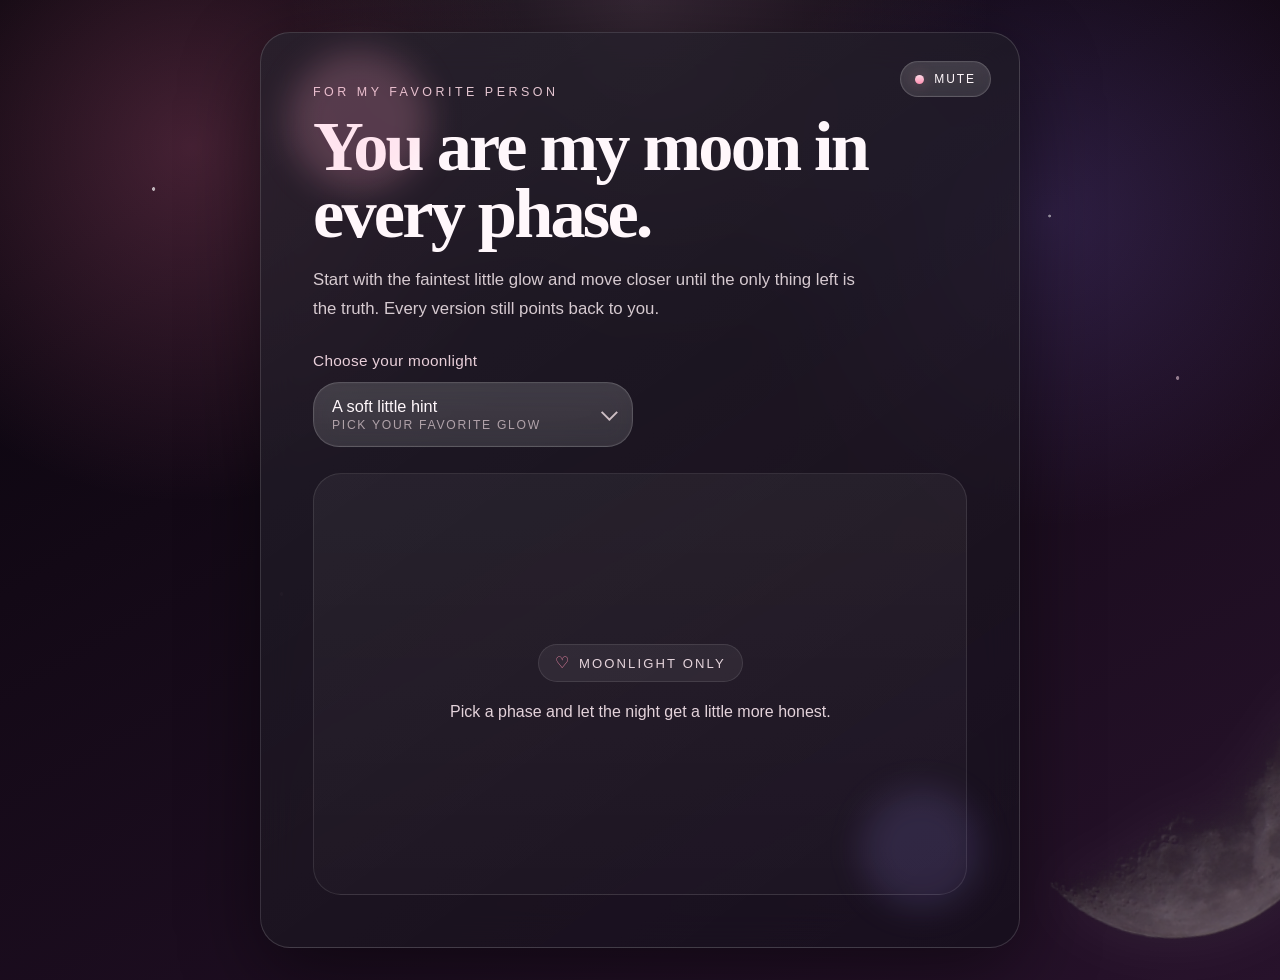
<file: moon/index.html>
<!DOCTYPE html>
<html lang="en">

<head>
    <meta charset="UTF-8">
    <meta name="viewport" content="width=device-width, initial-scale=1.0">
    <title>Pookie</title>
    <meta name="description" content="You are my Moon &#10084; - A special interactive surprise.">
    <link rel="favicon" href="github.png" type="image/png">

    <meta property="og:type" content="website">
    <meta property="og:url" content="	https://secret-profile-193.github.io/my/moon/">
    <meta property="og:title" content="Pookie">
    <meta property="og:description" content="You are my Moon &#10084; - A special interactive surprise.">
    <meta property="og:image" content="https://secret-profile-193.github.io/my/moon/images.jpg">
    <meta property="og:image:secure_url" content="https://secret-profile-193.github.io/my/moon/images.jpg">

    <meta property="twitter:card" content="summary_large_image">
    <meta property="twitter:url" content="	https://secret-profile-193.github.io/my/moon/">
    <meta property="twitter:title" content="Pookie">
    <meta property="twitter:description" content="You are my Moon &#10084; - A special interactive surprise.">
    <meta property="twitter:image" content="https://secret-profile-193.github.io/my/moon/images.jpg">

    <link href="https://fonts.googleapis.com/css2?family=Noto+Color+Emoji&display=swap" rel="stylesheet">
    <link rel="stylesheet" href="style.css">
</head>

<body>
    <main class="romance-shell">
        <button type="button" class="music-toggle" id="musicToggle" aria-pressed="false"
            aria-label="Mute background music">
            <span class="music-toggle-dot" aria-hidden="true"></span>
            <span class="music-toggle-label" id="musicToggleLabel">Mute</span>
        </button>
        <p class="eyebrow">for my favorite person</p>
        <h1>You are my moon in every phase.</h1>
        <p class="intro">
            Start with the faintest little glow and move closer until the only thing left is the truth.
            Every version still points back to you.
        </p>

        <div class="controls">
            <label id="moonlightLabel">Choose your moonlight</label>
            <div class="custom-dropdown" id="moonlightDropdown">
                <button type="button" class="dropdown-trigger" id="dropdownTrigger" aria-haspopup="listbox"
                    aria-expanded="false" aria-controls="dropdownMenu" aria-labelledby="moonlightLabel dropdownValue">
                    <span class="dropdown-copy">
                        <span class="dropdown-value" id="dropdownValue">A soft little hint</span>
                        <span class="dropdown-hint">pick your favorite glow</span>
                    </span>
                    <span class="dropdown-icon" aria-hidden="true"></span>
                </button>

                <div class="dropdown-menu" id="dropdownMenu" role="listbox" aria-labelledby="moonlightLabel"
                    aria-hidden="true">
                    <button type="button" class="dropdown-option is-selected" role="option" aria-selected="true"
                        data-value="">
                        <span class="option-text">A soft little hint</span>
                        <span class="option-meta">just enough to blush</span>
                    </button>
                    <button type="button" class="dropdown-option" role="option" aria-selected="false"
                        data-value="120p">
                        <span class="option-text">A shy little glow</span>
                        <span class="option-meta">the very first spark</span>
                    </button>
                    <button type="button" class="dropdown-option" role="option" aria-selected="false"
                        data-value="420p">
                        <span class="option-text">Getting warmer</span>
                        <span class="option-meta">more moon, more heart</span>
                    </button>
                    <button type="button" class="dropdown-option" role="option" aria-selected="false"
                        data-value="720p">
                        <span class="option-text">Almost everything</span>
                        <span class="option-meta">you can nearly see it all</span>
                    </button>
                    <button type="button" class="dropdown-option" role="option" aria-selected="false"
                        data-value="1080p">
                        <span class="option-text">The whole truth</span>
                        <span class="option-meta">no more hiding it</span>
                    </button>
                </div>

                <select id="resolutionDropdown" class="visually-hidden" tabindex="-1" aria-hidden="true">
                    <option value="">A soft little hint</option>
                    <option value="120p">A shy little glow</option>
                    <option value="420p">Getting warmer</option>
                    <option value="720p">Almost everything</option>
                    <option value="1080p">The whole truth</option>
                </select>
            </div>
        </div>

        <div class="display-frame">
            <div class="display-area" id="displayArea"></div>
        </div>
    </main>

    <script src="script.js"></script>
</body>

</html>
</file>
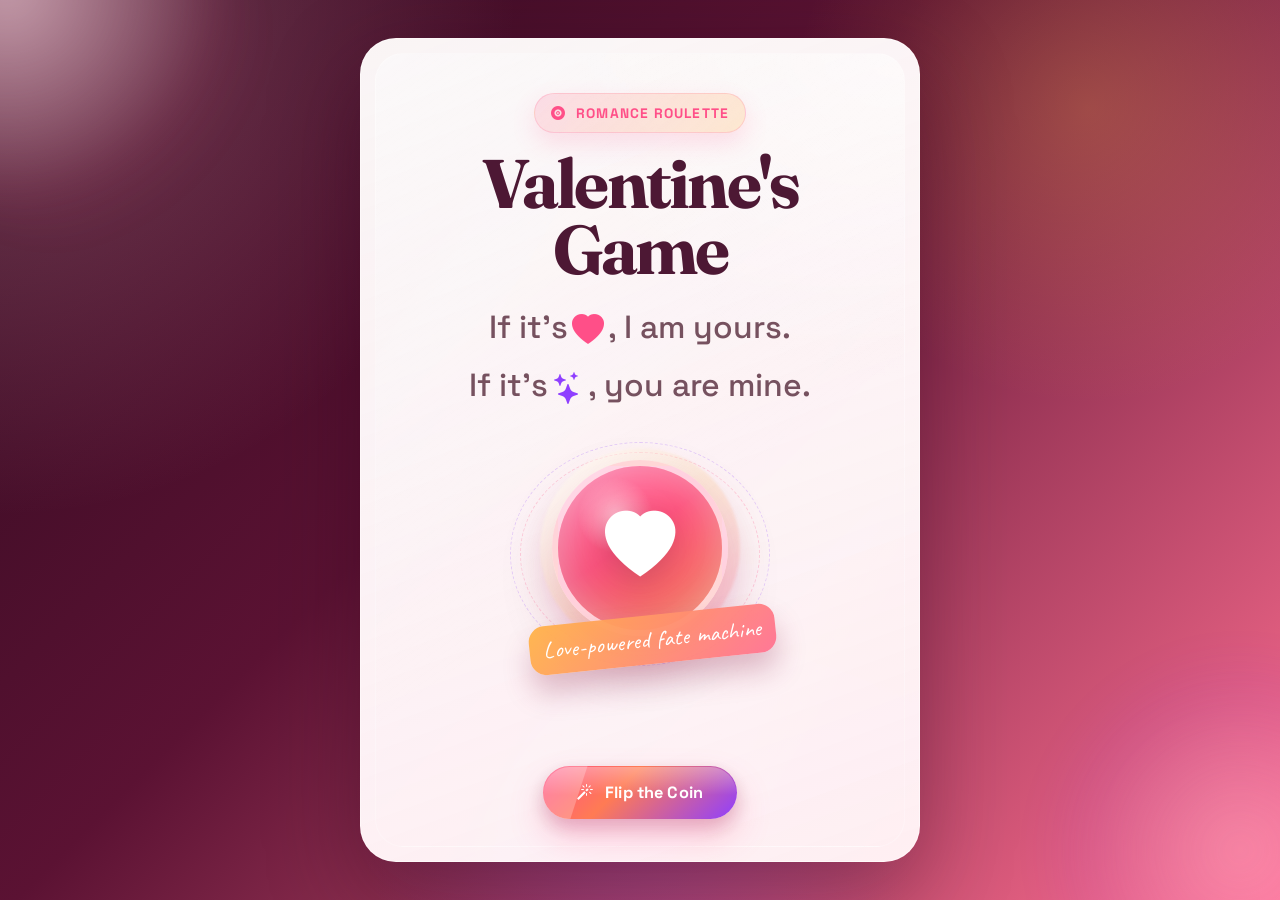
<file: valentine/index.html>
<!DOCTYPE html>
<html lang="en">
<head>
    <meta charset="UTF-8">
    <meta name="viewport" content="width=device-width, initial-scale=1.0">

    <title>Valentine's Game</title>
    <meta name="description" content="If it's the heart, I am yours. If it's the stars, you are mine. Flip the coin to see our destiny.">

    <meta property="og:type" content="website">
    <meta property="og:url" content="https://secret-profile-193.github.io/my/valentine/">
    <meta property="og:title" content="Valentine's Game">
    <meta property="og:description" content="A special coin flip game. Let's see what destiny has in store for us.">
    <meta property="og:image" content="https://secret-profile-193.github.io/my/valentine/ogimage.png">
    <meta property="og:image:secure_url" content="https://secret-profile-193.github.io/my/valentine/ogimage.png">

    <meta property="twitter:card" content="summary_large_image">
    <meta property="twitter:url" content="https://secret-profile-193.github.io/my/valentine/">
    <meta property="twitter:title" content="Valentine's Game">
    <meta property="twitter:description" content="If it's the heart, I am yours. If it's the stars, you are mine. Flip the coin.">
    <meta property="twitter:image" content="https://secret-profile-193.github.io/my/valentine/ogimage.png">

    <link rel="stylesheet" href="https://cdn.jsdelivr.net/npm/bootstrap-icons@1.11.3/font/bootstrap-icons.min.css">
    <link rel="stylesheet" href="style.css">
</head>
<body class="landing-page">
  <div class="floating-icons" aria-hidden="true">
    <i class="bi bi-heart-fill floating-icon icon-1"></i>
    <i class="bi bi-stars floating-icon icon-2"></i>
    <i class="bi bi-heart-fill floating-icon icon-3"></i>
    <i class="bi bi-stars floating-icon icon-4"></i>
    <i class="bi bi-heart-fill floating-icon icon-5"></i>
    <i class="bi bi-stars floating-icon icon-6"></i>
  </div>

  <div class="container">
    <div class="eyebrow">
      <i class="bi bi-vinyl-fill" aria-hidden="true"></i>
      <span>Romance Roulette</span>
    </div>
    <h1>
      <span>Valentine's Game</span>
    </h1>
    <h2>
      If it's<i class="inline-icon heart-icon bi bi-heart-fill" aria-hidden="true"></i>, I am yours.<br>
      If it's<i class="inline-icon stars-icon bi bi-stars" aria-hidden="true"></i>, you are mine.
    </h2>

    <div class="coin-stage">
      <div class="orbit orbit-a" aria-hidden="true"></div>
      <div class="orbit orbit-b" aria-hidden="true"></div>
      <div class="coin" id="coin">
        <div class="head">
          <i class="bi bi-heart-fill coin-icon" aria-hidden="true"></i>
        </div>
        <div class="tail">
          <i class="bi bi-stars coin-icon" aria-hidden="true"></i>
        </div>
      </div>
      <div class="coin-badge">Love-powered fate machine</div>
    </div>

    <p id="resultText" class="result-text"></p>

    <button class="cta-button" onclick="flipCoin()">
      <i class="bi bi-magic" aria-hidden="true"></i>
      <span>Flip the Coin</span>
    </button>
  </div>

  <script src="script.js"></script>
</body>
</html>
</file>
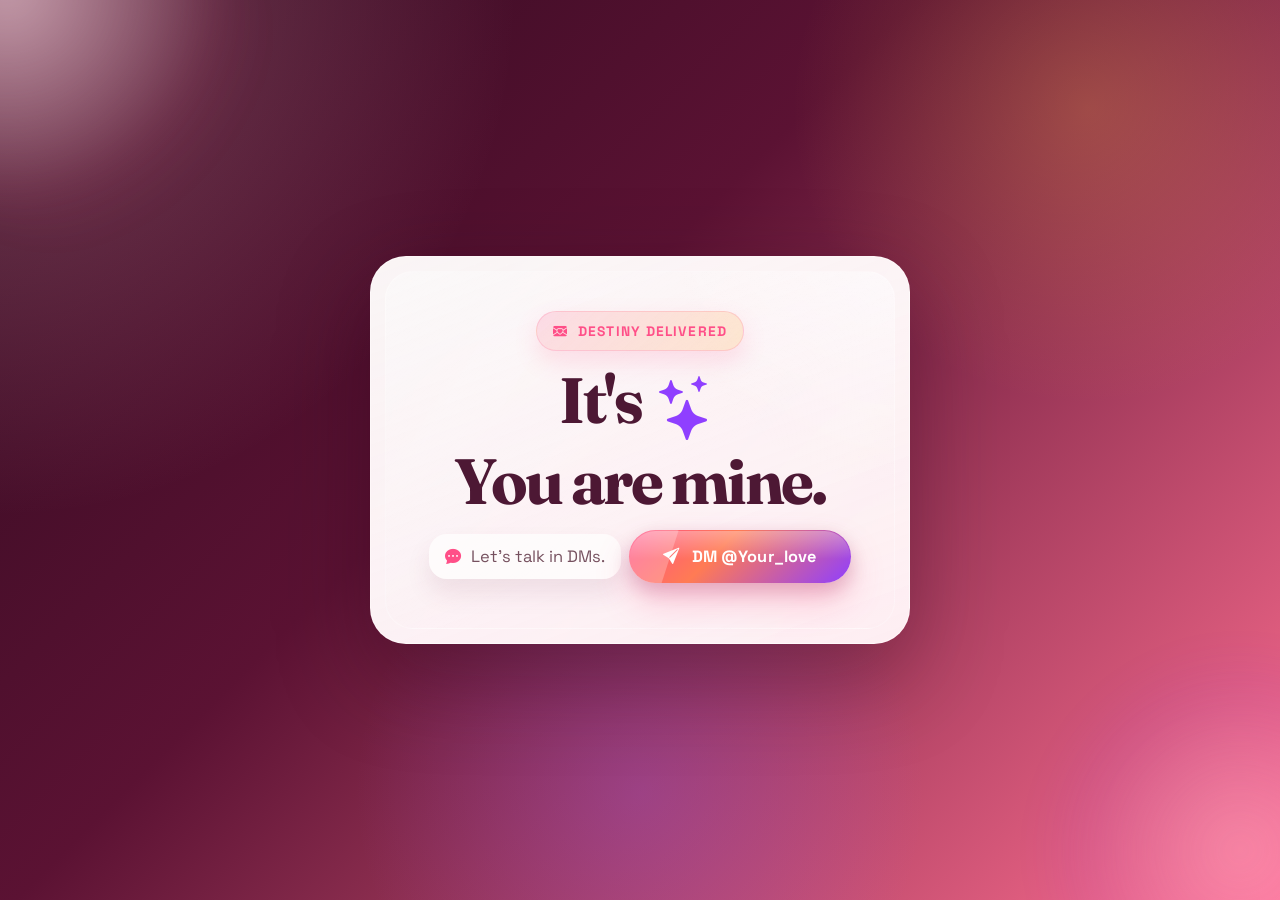
<file: valentine/result.html>
<!DOCTYPE html>
<html lang="en">
<head>
    <meta charset="UTF-8">
    <meta name="viewport" content="width=device-width, initial-scale=1.0">

    <title>Result</title>
    <meta name="description" content="The destiny has spoken. Let's talk in DMs.">

    <meta property="og:type" content="website">
    <meta property="og:url" content="https://secret-profile-193.github.io/my/valentine/result.html">
    <meta property="og:title" content="Result">
    <meta property="og:description" content="The coin has landed! See the result of our my/Valentine's game.">
    <meta property="og:image" content="https://secret-profile-193.github.io/my/valentine/ogimage.png">
    <meta property="og:image:secure_url" content="https://secret-profile-193.github.io/my/valentine/ogimage.png">

    <link rel="stylesheet" href="https://cdn.jsdelivr.net/npm/bootstrap-icons@1.11.3/font/bootstrap-icons.min.css">
    <link rel="stylesheet" href="style.css">
</head>
<body class="result-page">
  <div class="floating-icons" aria-hidden="true">
    <i class="bi bi-heart-fill floating-icon icon-1"></i>
    <i class="bi bi-stars floating-icon icon-2"></i>
    <i class="bi bi-heart-fill floating-icon icon-3"></i>
    <i class="bi bi-stars floating-icon icon-4"></i>
    <i class="bi bi-heart-fill floating-icon icon-5"></i>
    <i class="bi bi-stars floating-icon icon-6"></i>
  </div>

  <div class="container">
    <div class="eyebrow">
      <i class="bi bi-envelope-heart-fill" aria-hidden="true"></i>
      <span>Destiny Delivered</span>
    </div>
    <h1 id="message"></h1>
    <p class="result-prompt">
      <i class="bi bi-chat-dots-fill heart-icon" aria-hidden="true"></i>
      <span>Let's talk in DMs.</span>
    </p>
    <!-- <a href="wa.me/03192342358" + letter target="_blank" rel="noopener noreferrer"> -->
      <a id="waLink" href="#" target="_blank" rel="noopener noreferrer"></a>
      <button class="cta-button">
        <i class="bi bi-send-fill" aria-hidden="true"></i>
        <span>DM @Your_love</span>
      </button>
    </a>
  </div>

  <script>
    const params = new URLSearchParams(window.location.search);
    const result = params.get("result");


    const message = document.getElementById("message");

    if (result === "head") {
  message.innerHTML = `
    <span>It's <span class="inline-icon heart-icon"><i class="bi bi-heart-fill" aria-hidden="true"></i></span></span>
    <span>I am yours.</span>
  `;
  document.getElementById("waLink").href = "https://wa.me/923192342358?text=It's%20a%20sign%20%F0%9F%92%97%20I%20am%20yours.";
} else {
  message.innerHTML = `
    <span>It's <span class="inline-icon stars-icon"><i class="bi bi-stars" aria-hidden="true"></i></span></span>
    <span>You are mine.</span>
  `;
  document.getElementById("waLink").href = "https://wa.me/923192342358?text=It's%20a%20sign%20%F0%9F%8C%99%20You%20are%20mine.";
}
</script>

</body>
</html>
</file>
<file: moon/style.css>
.final-loader-caption {
    font-family: Candara, "Segoe UI", "Noto Color Emoji", sans-serif;
}

:root {
    --night: #090611;
    --plum: #1f1027;
    --rose: #ff8fb1;
    --blush: #ffd9e7;
    --cream: #fff7fb;
    --border: rgba(255, 255, 255, 0.15);
    --panel: rgba(14, 9, 22, 0.72);
    --shadow: 0 24px 80px rgba(0, 0, 0, 0.45);
}

.final-loader-caption {
    transition: opacity 0.4s ease;
    min-height: 2.5em;
    display: flex;
    align-items: center;
    justify-content: center;
}

* {
    box-sizing: border-box;
}

body {
    margin: 0;
    min-height: 100vh;
    min-height: 100svh;
    padding: 32px 18px;
    overflow-x: hidden;
    background:
        radial-gradient(circle at top, rgba(255, 203, 227, 0.16), transparent 30%),
        radial-gradient(circle at 15% 15%, rgba(255, 120, 168, 0.24), transparent 26%),
        radial-gradient(circle at 82% 22%, rgba(152, 122, 255, 0.18), transparent 24%),
        linear-gradient(150deg, #05030a 0%, #130916 35%, #27122b 100%);
    color: var(--cream);
    display: flex;
    justify-content: center;
    align-items: center;
    font-family: "Candara", "Segoe UI", sans-serif;
    position: relative;
}

body::before,
body::after {
    content: "";
    position: fixed;
    pointer-events: none;
}

body::before {
    inset: 0;
    opacity: 0.7;
    background-image:
        radial-gradient(circle at 12% 21%, rgba(255, 255, 255, 0.95) 0 1.5px, transparent 2px),
        radial-gradient(circle at 22% 66%, rgba(255, 220, 232, 0.85) 0 1.5px, transparent 2px),
        radial-gradient(circle at 38% 14%, rgba(255, 255, 255, 0.75) 0 1.5px, transparent 2px),
        radial-gradient(circle at 48% 38%, rgba(255, 240, 247, 0.8) 0 1px, transparent 1.8px),
        radial-gradient(circle at 61% 18%, rgba(255, 255, 255, 0.85) 0 1.8px, transparent 2.2px),
        radial-gradient(circle at 71% 59%, rgba(255, 216, 230, 0.72) 0 1.6px, transparent 2px),
        radial-gradient(circle at 82% 24%, rgba(255, 255, 255, 0.8) 0 1px, transparent 1.8px),
        radial-gradient(circle at 92% 42%, rgba(255, 225, 235, 0.72) 0 1.6px, transparent 2px);
    animation: twinkle 7s ease-in-out infinite alternate;
}

body::after {
    right: -88px;
    bottom: -72px;
    width: min(38vw, 360px);
    aspect-ratio: 1;
    opacity: 0.34;
    background: url("./moon2.webp") center / contain no-repeat;
    filter: drop-shadow(0 0 28px rgba(255, 255, 255, 0.2));
    transform: rotate(12deg);
}

.romance-shell {
    width: min(100%, 760px);
    padding: clamp(28px, 5vw, 52px);
    border: 1px solid var(--border);
    border-radius: 30px;
    background:
        linear-gradient(145deg, rgba(255, 255, 255, 0.08), rgba(255, 255, 255, 0.02)),
        var(--panel);
    box-shadow: var(--shadow);
    backdrop-filter: blur(18px);
    position: relative;
    z-index: 1;
}

.romance-shell::before,
.romance-shell::after {
    content: "";
    position: absolute;
    border-radius: 999px;
    filter: blur(16px);
    pointer-events: none;
}

.romance-shell::before {
    top: 18px;
    left: 28px;
    width: 140px;
    height: 140px;
    background: rgba(255, 162, 197, 0.22);
}

.romance-shell::after {
    right: 38px;
    bottom: 38px;
    width: 120px;
    height: 120px;
    background: rgba(165, 146, 255, 0.14);
}

.eyebrow {
    margin: 0 0 14px;
    color: rgba(255, 221, 232, 0.88);
    font-size: 0.78rem;
    letter-spacing: 0.28em;
    text-transform: uppercase;
}

h1 {
    margin: 0;
    font-family: "Palatino Linotype", "Book Antiqua", serif;
    font-size: clamp(2.4rem, 7vw, 4.4rem);
    line-height: 0.95;
    letter-spacing: -0.04em;
}

.intro {
    margin: 18px 0 28px;
    max-width: 34rem;
    color: rgba(255, 241, 246, 0.82);
    font-size: 1.05rem;
    line-height: 1.75;
}

.controls {
    display: grid;
    gap: 12px;
    margin-bottom: 26px;
}

.controls label {
    color: rgba(255, 227, 237, 0.9);
    font-size: 0.96rem;
    letter-spacing: 0.02em;
}

.visually-hidden {
    position: absolute;
    width: 1px;
    height: 1px;
    padding: 0;
    margin: -1px;
    overflow: hidden;
    clip: rect(0, 0, 0, 0);
    white-space: nowrap;
    border: 0;
}

.custom-dropdown {
    position: relative;
    width: min(100%, 320px);
}

.dropdown-trigger {
    width: 100%;
    padding: 14px 18px;
    border-radius: 26px;
    border: 1px solid rgba(255, 255, 255, 0.16);
    background:
        linear-gradient(180deg, rgba(255, 255, 255, 0.08), rgba(255, 255, 255, 0.04)),
        rgba(255, 248, 252, 0.08);
    color: var(--cream);
    display: flex;
    align-items: center;
    justify-content: space-between;
    gap: 14px;
    text-align: left;
    cursor: pointer;
    box-shadow: inset 0 0 0 1px rgba(255, 255, 255, 0.02);
    transition: transform 0.25s ease, border-color 0.25s ease, box-shadow 0.25s ease, background 0.25s ease;
    backdrop-filter: blur(14px);
}

.dropdown-trigger:hover,
.dropdown-trigger:focus-visible,
.custom-dropdown.is-open .dropdown-trigger {
    transform: translateY(-1px);
    border-color: rgba(255, 213, 229, 0.55);
    box-shadow: 0 0 0 4px rgba(255, 143, 177, 0.15);
    outline: none;
}

.dropdown-copy {
    display: grid;
    gap: 2px;
}

.dropdown-value {
    font-size: 1.02rem;
    line-height: 1.2;
}

.dropdown-hint {
    color: rgba(255, 233, 240, 0.6);
    font-size: 0.76rem;
    letter-spacing: 0.14em;
    text-transform: uppercase;
}

.dropdown-icon {
    width: 12px;
    height: 12px;
    flex: 0 0 auto;
    border-right: 2px solid rgba(255, 236, 242, 0.75);
    border-bottom: 2px solid rgba(255, 236, 242, 0.75);
    transform: rotate(45deg) translateY(-2px);
    transition: transform 0.25s ease;
}

.custom-dropdown.is-open .dropdown-icon {
    transform: rotate(-135deg) translateY(-1px);
}

.dropdown-menu {
    position: absolute;
    top: calc(100% + 12px);
    left: 0;
    right: 0;
    display: grid;
    gap: 8px;
    padding: 10px;
    border-radius: 24px;
    border: 1px solid rgba(255, 255, 255, 0.12);
    background:
        linear-gradient(180deg, rgba(255, 255, 255, 0.08), rgba(255, 255, 255, 0.02)),
        rgba(18, 10, 26, 0.96);
    box-shadow: 0 24px 50px rgba(0, 0, 0, 0.35);
    backdrop-filter: blur(20px);
    opacity: 0;
    transform: translateY(10px) scale(0.98);
    pointer-events: none;
    transition: opacity 0.22s ease, transform 0.22s ease;
    z-index: 12;
}

.custom-dropdown.is-open .dropdown-menu {
    opacity: 1;
    transform: translateY(0) scale(1);
    pointer-events: auto;
}

.dropdown-option {
    width: 100%;
    padding: 13px 14px;
    border: 1px solid transparent;
    border-radius: 18px;
    background: rgba(255, 255, 255, 0.04);
    color: var(--cream);
    display: grid;
    gap: 4px;
    text-align: left;
    cursor: pointer;
    transition: transform 0.18s ease, border-color 0.18s ease, background 0.18s ease, box-shadow 0.18s ease;
}

.dropdown-option:hover,
.dropdown-option:focus-visible {
    transform: translateY(-1px);
    border-color: rgba(255, 213, 229, 0.4);
    background: rgba(255, 255, 255, 0.08);
    box-shadow: 0 12px 24px rgba(0, 0, 0, 0.18);
    outline: none;
}

.dropdown-option.is-selected {
    border-color: rgba(255, 143, 177, 0.42);
    background: linear-gradient(135deg, rgba(255, 143, 177, 0.18), rgba(211, 185, 255, 0.1));
    box-shadow: 0 14px 28px rgba(255, 143, 177, 0.12);
}

.option-text {
    font-size: 0.98rem;
}

.option-meta {
    color: rgba(255, 230, 238, 0.64);
    font-size: 0.76rem;
    letter-spacing: 0.08em;
    text-transform: uppercase;
}

.display-frame {
    border-radius: 28px;
    border: 1px solid rgba(255, 255, 255, 0.1);
    background: linear-gradient(180deg, rgba(255, 255, 255, 0.05), rgba(255, 255, 255, 0.02));
    padding: clamp(20px, 4vw, 30px);
}

.display-area {
    min-height: clamp(220px, 42vw, 360px);
    display: grid;
    place-items: center;
    text-align: center;
    transition: all 0.45s ease;
}

.display-area img {
    max-width: 100%;
    max-height: 44vh;
    border-radius: 24px;
    object-fit: contain;
    filter: drop-shadow(0 18px 30px rgba(0, 0, 0, 0.45));
    animation: rise-in 0.7s ease both;
}

.empty-state,
.text-message {
    animation: rise-in 0.7s ease both;
}

.empty-state {
    display: grid;
    gap: 16px;
    justify-items: center;
    color: rgba(255, 237, 244, 0.88);
}

.empty-badge {
    display: inline-flex;
    align-items: center;
    gap: 8px;
    padding: 10px 16px;
    border-radius: 999px;
    background: rgba(255, 255, 255, 0.06);
    border: 1px solid rgba(255, 255, 255, 0.1);
    font-size: 0.82rem;
    letter-spacing: 0.16em;
    text-transform: uppercase;
}

.empty-badge::before {
    content: "\2661";
    color: var(--rose);
    font-size: 1rem;
    line-height: 1;
}

.empty-state p {
    margin: 0;
    font-size: 1rem;
    line-height: 1.7;
}

.text-message {
    display: grid;
    gap: 12px;
    justify-items: center;
    max-width: 30rem;
}

.text-message strong {
    font-family: "Palatino Linotype", "Book Antiqua", serif;
    font-size: clamp(2rem, 5vw, 3.2rem);
    font-weight: 700;
    color: var(--blush);
    letter-spacing: -0.03em;
    text-shadow: 0 0 24px rgba(255, 143, 177, 0.35);
}

.text-message span {
    color: rgba(255, 241, 246, 0.82);
    font-size: 1rem;
    line-height: 1.7;
}

@keyframes rise-in {
    from {
        opacity: 0;
        transform: translateY(16px) scale(0.98);
    }

    to {
        opacity: 1;
        transform: translateY(0) scale(1);
    }
}

@keyframes twinkle {
    from {
        opacity: 0.45;
    }

    to {
        opacity: 0.85;
    }
}

@media (max-width: 640px) {
    body {
        padding: 18px 14px;
    }

    .romance-shell {
        border-radius: 24px;
        padding: 24px 18px;
    }

    h1 {
        line-height: 1.02;
    }

    .intro {
        font-size: 0.98rem;
        line-height: 1.65;
    }

    .custom-dropdown {
        width: 100%;
    }

    .display-frame {
        padding: 16px;
    }

    body::after {
        right: -72px;
        bottom: -42px;
        width: 240px;
    }
}

.music-toggle {
    position: absolute;
    top: clamp(18px, 3vw, 28px);
    right: clamp(18px, 3vw, 28px);
    display: inline-flex;
    align-items: center;
    gap: 10px;
    padding: 10px 14px;
    border-radius: 999px;
    border: 1px solid rgba(255, 255, 255, 0.16);
    background:
        linear-gradient(180deg, rgba(255, 255, 255, 0.08), rgba(255, 255, 255, 0.04)),
        rgba(255, 248, 252, 0.08);
    box-shadow: inset 0 0 0 1px rgba(255, 255, 255, 0.02);
    color: var(--cream);
    font: inherit;
    font-size: 0.75rem;
    letter-spacing: 0.16em;
    text-transform: uppercase;
    cursor: pointer;
    backdrop-filter: blur(14px);
    transition: transform 0.25s ease, border-color 0.25s ease, box-shadow 0.25s ease, opacity 0.25s ease;
    z-index: 2;
}

.music-toggle:hover,
.music-toggle:focus-visible {
    transform: translateY(-1px);
    border-color: rgba(255, 213, 229, 0.55);
    box-shadow: 0 0 0 4px rgba(255, 143, 177, 0.12);
    outline: none;
}

.music-toggle.is-muted {
    opacity: 0.82;
}

.music-toggle-dot {
    width: 9px;
    height: 9px;
    border-radius: 999px;
    background: linear-gradient(180deg, var(--blush), var(--rose));
    box-shadow: 0 0 14px rgba(255, 143, 177, 0.38);
    transition: transform 0.25s ease, opacity 0.25s ease, background 0.25s ease;
}

.music-toggle.is-muted .music-toggle-dot {
    opacity: 0.55;
    transform: scale(0.85);
    background: rgba(255, 217, 231, 0.8);
}

.custom-dropdown.is-denied {
    animation: dropdown-shake 0.52s ease;
}

.custom-dropdown.is-denied .dropdown-trigger {
    border-color: rgba(255, 143, 177, 0.85);
    box-shadow:
        0 0 0 4px rgba(255, 143, 177, 0.12),
        0 0 26px rgba(255, 143, 177, 0.22);
    animation: dropdown-pulse 0.68s ease;
}

.display-area.is-loading {
    align-content: center;
}

.final-loader {
    width: min(100%, 460px);
    display: grid;
    gap: 14px;
    animation: rise-in 0.7s ease both;
    transition: opacity 0.34s ease, transform 0.34s ease;
}

.final-loader.is-complete {
    opacity: 0;
    transform: translateY(-8px) scale(0.985);
}

.final-loader-caption {
    margin: 0;
    color: rgba(255, 241, 246, 0.9);
    font-size: 1rem;
    line-height: 1.7;
}

.final-loader-track {
    width: 100%;
    height: 16px;
    padding: 2px;
    border-radius: 999px;
    background: rgba(255, 217, 231, 0.16);
    border: 1px solid rgba(255, 255, 255, 0.12);
    box-shadow:
        inset 0 0 18px rgba(255, 143, 177, 0.08),
        0 0 30px rgba(255, 143, 177, 0.12);
    overflow: hidden;
}

.final-loader-bar {
    width: 100%;
    height: 100%;
    border-radius: inherit;
    transform: scaleX(0);
    transform-origin: left center;
    background: linear-gradient(90deg, #ffd9e7 0%, #ff8fb1 48%, #ffd9e7 100%);
    box-shadow:
        0 0 22px rgba(255, 143, 177, 0.4),
        0 0 12px rgba(255, 217, 231, 0.45) inset;
}

.final-loader-meta {
    display: flex;
    align-items: center;
    justify-content: space-between;
    gap: 16px;
    color: rgba(255, 228, 238, 0.72);
    font-size: 0.78rem;
    letter-spacing: 0.14em;
    text-transform: uppercase;
}

@keyframes dropdown-shake {

    0%,
    100% {
        transform: translateX(0);
    }

    24% {
        transform: translateX(-6px);
    }

    48% {
        transform: translateX(6px);
    }

    72% {
        transform: translateX(-3px);
    }
}

@keyframes dropdown-pulse {

    0%,
    100% {
        transform: translateY(0) scale(1);
    }

    45% {
        transform: translateY(-1px) scale(1.02);
    }
}

@media (max-width: 640px) {
    .music-toggle {
        top: 16px;
        right: 16px;
        padding: 9px 12px;
        letter-spacing: 0.12em;
    }

    .final-loader-track {
        height: 14px;
    }

    .final-loader-meta {
        font-size: 0.72rem;
        letter-spacing: 0.1em;
    }
}
</file>
<file: valentine/style.css>
@import url('https://fonts.googleapis.com/css2?family=Caveat:wght@700&family=Fraunces:opsz,wght@9..144,600;9..144,700&family=Space+Grotesk:wght@400;500;700&display=swap');

:root {
  --bg-1: #2f0a1f;
  --bg-2: #5b1233;
  --bg-3: #ff6f91;
  --card-bg: rgba(255, 247, 243, 0.9);
  --card-edge: rgba(255, 255, 255, 0.45);
  --ink: #4d1834;
  --muted: #76515f;
  --rose: #ff4f88;
  --berry: #8f3fff;
  --gold: #ffb347;
  --shadow: 0 32px 90px rgba(45, 5, 27, 0.38);
}

* {
  margin: 0;
  padding: 0;
  box-sizing: border-box;
}

html {
  width: 100%;
  height: 100%;
  overflow: hidden;
}

body {
  text-align: start !important;
  min-height: 100vh;
  min-height: 100svh;
  display: flex;
  justify-content: center;
  align-items: center;
  padding: 28px;
  color: var(--ink);
  overflow-x: hidden;
  position: relative;
  isolation: isolate;
  font-family: 'Space Grotesk', sans-serif;
  background:
    radial-gradient(circle at top left, rgba(255, 177, 197, 0.32), transparent 33%),
    radial-gradient(circle at 85% 12%, rgba(255, 181, 71, 0.25), transparent 22%),
    radial-gradient(circle at 50% 88%, rgba(153, 92, 255, 0.26), transparent 28%),
    linear-gradient(135deg, var(--bg-1) 0%, var(--bg-2) 42%, var(--bg-3) 100%);
}

body::before,
body::after {
  content: '';
  position: fixed;
  border-radius: 50%;
  filter: blur(18px);
  opacity: 0.7;
  pointer-events: none;
}

body::before {
  width: 360px;
  height: 360px;
  top: -120px;
  left: -100px;
  background:
    radial-gradient(circle at 30% 30%, rgba(255, 221, 231, 0.85), rgba(255, 79, 136, 0.08) 60%, transparent 75%);
  animation: blobPulse 13s ease-in-out infinite;
}

body::after {
  width: 400px;
  height: 400px;
  right: -160px;
  bottom: -150px;
  background:
    radial-gradient(circle at 50% 50%, rgba(255, 190, 215, 0.5), rgba(143, 63, 255, 0.1) 58%, transparent 76%);
  animation: blobPulse 16s ease-in-out infinite reverse;
}

.floating-icons {
  position: fixed;
  inset: 0;
  pointer-events: none;
  overflow: hidden;
}

.floating-icon {
  position: absolute;
  font-size: clamp(1.6rem, 2.2vw, 2.4rem);
  color: rgba(255, 245, 249, 0.18);
  text-shadow: 0 0 20px rgba(255, 255, 255, 0.25);
  animation: floatUp linear infinite;
}

.icon-1 {
  left: 8%;
  top: 106%;
  animation-duration: 17s;
}

.icon-2 {
  left: 23%;
  top: 112%;
  animation-duration: 15s;
  animation-delay: 3s;
}

.icon-3 {
  left: 41%;
  top: 109%;
  animation-duration: 18s;
  animation-delay: 5s;
}

.icon-4 {
  left: 59%;
  top: 111%;
  animation-duration: 16s;
  animation-delay: 1s;
}

.icon-5 {
  left: 78%;
  top: 107%;
  animation-duration: 20s;
  animation-delay: 4s;
}

.icon-6 {
  left: 91%;
  top: 114%;
  animation-duration: 14s;
  animation-delay: 2s;
}

.container {
  position: relative;
  z-index: 1;
  width: min(100%, 560px);
  padding: 54px 38px 42px;
  border-radius: 36px;
  text-align: center;
  background:
    linear-gradient(160deg, rgba(255, 255, 255, 0.7), rgba(255, 240, 245, 0.88)),
    var(--card-bg);
  border: 1px solid var(--card-edge);
  box-shadow: var(--shadow);
  backdrop-filter: blur(18px);
  isolation: isolate;
  animation: cardReveal 0.85s cubic-bezier(0.2, 0.8, 0.2, 1);
}

.container::before {
  content: '';
  position: absolute;
  inset: 14px;
  border-radius: 28px;
  background:
    radial-gradient(circle at top right, rgba(255, 255, 255, 0.45), transparent 34%),
    linear-gradient(145deg, rgba(255, 255, 255, 0.35), transparent 58%);
  border: 1px solid rgba(255, 255, 255, 0.28);
  z-index: -2;
}

.container::after {
  content: '';
  position: absolute;
  inset: 0;
  border-radius: inherit;
  background-image:
    radial-gradient(rgba(255, 79, 136, 0.06) 1px, transparent 1px),
    linear-gradient(120deg, transparent 0%, rgba(255, 255, 255, 0.14) 48%, transparent 100%);
  background-size: 16px 16px, 100% 100%;
  mix-blend-mode: soft-light;
  z-index: -3;
}

.eyebrow {
  display: inline-flex;
  align-items: center;
  gap: 10px;
  padding: 10px 16px;
  margin-bottom: 18px;
  border-radius: 999px;
  background: linear-gradient(135deg, rgba(255, 79, 136, 0.16), rgba(255, 179, 71, 0.22));
  border: 1px solid rgba(255, 79, 136, 0.18);
  color: var(--rose);
  font-size: 0.86rem;
  font-weight: 700;
  letter-spacing: 0.08em;
  text-transform: uppercase;
  box-shadow: 0 10px 24px rgba(255, 79, 136, 0.16);
}

h1 {
  display: inline-flex;
  align-items: center;
  justify-content: center;
  gap: 14px;
  margin-bottom: 16px;
  font-family: 'Fraunces', serif;
  font-size: clamp(2.8rem, 6vw, 4.3rem);
  line-height: 0.96;
  letter-spacing: -0.04em;
  color: var(--ink);
}

.title-icon {
  color: var(--rose);
  font-size: 0.72em;
  filter: drop-shadow(0 10px 22px rgba(255, 79, 136, 0.4));
}

h2 {
  margin: 0 auto 28px;
  max-width: 27ch;
  color: var(--muted);
  font-size: 2rem;
  line-height: 1.8;
  font-weight: 500;
}

.inline-icon {
  display: inline-flex;
  align-items: center;
  justify-content: center;
  min-width: 1.9rem;
  min-height: 1.9rem;
  padding: 0.15rem;
  margin: 0 2px;
  border-radius: 999px;
  background: transparent;
  box-shadow: 0 10px 18px rgba(255, 255, 255, 0);
  vertical-align: middle;
}

.heart-icon {
  color: var(--rose);
}

.stars-icon {
  color: var(--berry);
}

.coin-stage {
  position: relative;
  width: 260px;
  margin: 0 auto 28px;
  padding: 18px 0 30px;
}

.orbit {
  position: absolute;
  inset: 10px;
  border-radius: 50%;
  border: 1.5px dashed rgba(255, 79, 136, 0.24);
  animation: orbitSpin 13s linear infinite;
}

.orbit-b {
  inset: 0;
  border-color: rgba(143, 63, 255, 0.22);
  animation-duration: 18s;
  animation-direction: reverse;
}

.coin {
  width: 176px;
  height: 176px;
  border-radius: 50%;
  margin: 0 auto;
  position: relative;
  transform-style: preserve-3d;
  box-shadow:
    0 18px 34px rgba(255, 79, 136, 0.24),
    0 26px 54px rgba(83, 20, 53, 0.18);
  transition: transform 0.3s ease;
}

.coin::before {
  content: '';
  position: absolute;
  inset: -12px;
  border-radius: 50%;
  background:
    linear-gradient(135deg, rgba(255, 255, 255, 0.7), rgba(255, 183, 71, 0.16), rgba(255, 79, 136, 0.2));
  z-index: -1;
  filter: blur(1px);
}

.coin:hover {
  transform: translateY(-4px) scale(1.04) rotate(6deg);
}

.coin div {
  position: absolute;
  inset: 0;
  border-radius: 50%;
  display: flex;
  align-items: center;
  justify-content: center;
  backface-visibility: hidden;
  color: white;
  border: 6px solid rgba(255, 248, 252, 0.75);
  box-shadow:
    inset 0 0 40px rgba(255, 255, 255, 0.36),
    inset 0 -24px 50px rgba(0, 0, 0, 0.08),
    0 0 24px rgba(255, 255, 255, 0.16);
}

.head {
  background:
    radial-gradient(circle at 35% 30%, rgba(255, 255, 255, 0.52), transparent 24%),
    linear-gradient(145deg, #ff7faf 0%, #ff537e 45%, #ff8258 100%);
}

.tail {
  background:
    radial-gradient(circle at 35% 30%, rgba(255, 255, 255, 0.48), transparent 24%),
    linear-gradient(145deg, #834bff 0%, #c255ff 42%, #ff76be 100%);
  transform: rotateY(180deg);
}

.coin-icon {
  font-size: 4.4rem;
  filter: drop-shadow(0 10px 16px rgba(0, 0, 0, 0.18));
}

.head .coin-icon {
  animation: heartbeat 1.5s ease-in-out infinite;
}

.tail .coin-icon {
  animation: sparkle 2.2s ease-in-out infinite;
}

.coin-badge {
  position: absolute;
  right: -6px;
  bottom: 2px;
  transform: rotate(-6deg);
  padding: 10px 14px;
  border-radius: 16px;
  background: linear-gradient(135deg, rgba(255, 179, 71, 0.95), rgba(255, 112, 145, 0.95));
  color: white;
  font-family: 'Caveat', cursive;
  font-size: 1.45rem;
  letter-spacing: 0.01em;
  box-shadow: 0 18px 28px rgba(144, 43, 80, 0.28);
}

.result-text {
  min-height: 48px;
  margin-bottom: 24px;
  opacity: 0;
  transform: translateY(18px) scale(0.95);
  transition: all 0.5s ease;
  font-family: 'Fraunces', serif;
  font-size: 1.55rem;
  font-weight: 700;
  line-height: 1.2;
  color: transparent;
  background: linear-gradient(120deg, var(--rose), #ff7b54, var(--berry));
  background-size: 180% auto;
  -webkit-background-clip: text;
  background-clip: text;
  animation: gradientMove 4s linear infinite;
}

.result-text.show {
  opacity: 1;
  transform: translateY(0) scale(1);
}

.cta-button,
button {
  display: inline-flex;
  align-items: center;
  justify-content: center;
  gap: 12px;
  padding: 16px 34px;
  border: none;
  border-radius: 999px;
  position: relative;
  overflow: hidden;
  cursor: pointer;
  color: white;
  font-family: 'Space Grotesk', sans-serif;
  font-size: 1.02rem;
  font-weight: 700;
  letter-spacing: 0.01em;
  background: linear-gradient(135deg, #ff4f88 0%, #ff7b54 40%, #8f3fff 100%);
  box-shadow:
    0 18px 34px rgba(255, 79, 136, 0.28),
    0 8px 18px rgba(89, 12, 51, 0.2);
  transition: transform 0.25s ease, box-shadow 0.25s ease, filter 0.25s ease;
}

.cta-button::before,
button::before {
  content: '';
  position: absolute;
  inset: 1px;
  border-radius: inherit;
  background: linear-gradient(180deg, rgba(255, 255, 255, 0.32), transparent 55%);
  pointer-events: none;
}

.cta-button::after,
button::after {
  content: '';
  position: absolute;
  top: -30%;
  left: -25%;
  width: 42%;
  height: 170%;
  background: rgba(255, 255, 255, 0.24);
  transform: rotate(18deg);
  transition: transform 0.5s ease;
}

.cta-button:hover,
button:hover {
  transform: translateY(-4px) scale(1.03);
  box-shadow:
    0 24px 42px rgba(255, 79, 136, 0.34),
    0 12px 22px rgba(89, 12, 51, 0.26);
  filter: saturate(1.08);
}

.cta-button:hover::after,
button:hover::after {
  transform: translateX(260%) rotate(18deg);
}

.cta-button:active,
button:active {
  transform: translateY(-1px) scale(1.01);
}

a {
  text-decoration: none;
  display: inline-block;
}

#message {
  display: flex;
  flex-direction: column;
  align-items: center;
  gap: 8px;
  margin-bottom: 18px;
  font-size: clamp(2.7rem, 5.6vw, 4rem);
}

#message .inline-icon,
#message .inline-icon i {
  -webkit-text-fill-color: currentColor;
}

.result-prompt {
  display: inline-flex;
  align-items: center;
  gap: 10px;
  margin: 0 0 22px;
  padding: 12px 16px;
  border-radius: 18px;
  color: var(--muted);
  font-size: 1.03rem;
  background: rgba(255, 255, 255, 0.7);
  box-shadow: 0 14px 24px rgba(117, 53, 85, 0.1);
}

.landing-page .container {
  transform-origin: center bottom;
}

.result-page .container {
  max-width: 540px;
}

@keyframes cardReveal {
  from {
    opacity: 0;
    transform: translateY(28px) scale(0.96) rotate(-1deg);
  }
  to {
    opacity: 1;
    transform: translateY(0) scale(1) rotate(0deg);
  }
}

@keyframes floatUp {
  0% {
    transform: translateY(0) rotate(0deg) scale(0.9);
    opacity: 0;
  }
  12% {
    opacity: 1;
  }
  100% {
    transform: translateY(-128vh) rotate(180deg) scale(1.08);
    opacity: 0;
  }
}

@keyframes blobPulse {
  0%, 100% {
    transform: scale(1) translate3d(0, 0, 0);
  }
  50% {
    transform: scale(1.12) translate3d(18px, 10px, 0);
  }
}

@keyframes orbitSpin {
  from {
    transform: rotate(0deg);
  }
  to {
    transform: rotate(360deg);
  }
}

@keyframes heartbeat {
  0%, 100% {
    transform: scale(1);
  }
  50% {
    transform: scale(1.12);
  }
}

@keyframes sparkle {
  0%, 100% {
    transform: rotate(0deg) scale(1);
    opacity: 1;
  }
  50% {
    transform: rotate(18deg) scale(1.14);
    opacity: 0.92;
  }
}

@keyframes gradientMove {
  0% {
    background-position: 0% center;
  }
  100% {
    background-position: 180% center;
  }
}

@media (max-width: 640px) {
  body {
    padding: 16px;
  }

  .container {
    padding: 40px 22px 30px;
    border-radius: 28px;
  }

  .eyebrow {
    font-size: 0.74rem;
    letter-spacing: 0.06em;
  }

  h2 {
    font-size: 0.98rem;
    max-width: 30ch;
  }

  .coin-stage {
    width: 228px;
    padding-bottom: 34px;
  }

  .coin {
    width: 150px;
    height: 150px;
  }

  .coin-icon {
    font-size: 3.8rem;
  }

  .coin-badge {
    right: -2px;
    bottom: 0;
    font-size: 1.22rem;
  }

  .cta-button,
  button {
    width: 100%;
    padding-inline: 24px;
  }

  .result-prompt {
    font-size: 0.96rem;
  }
}

@media (max-height: 760px) {
  body {
    padding: 16px;
  }

  .container {
    width: min(100%, 520px);
    padding: 34px 26px 26px;
    border-radius: 30px;
  }

  .container::before {
    inset: 11px;
    border-radius: 22px;
  }

  .eyebrow {
    margin-bottom: 12px;
    padding: 8px 14px;
    font-size: 0.76rem;
  }

  h1 {
    gap: 10px;
    margin-bottom: 10px;
    font-size: clamp(2.2rem, 4.2vw, 3.15rem);
  }

  .landing-page h1 {
    white-space: nowrap;
  }

  h2 {
    margin-bottom: 18px;
    font-size: 0.96rem;
    line-height: 1.6;
  }

  .coin-stage {
    width: 220px;
    margin-bottom: 16px;
    padding: 12px 0 24px;
  }

  .coin {
    width: 146px;
    height: 146px;
  }

  .coin-icon {
    font-size: 3.7rem;
  }

  .coin-badge {
    right: -2px;
    bottom: 0;
    padding: 8px 12px;
    font-size: 1.08rem;
  }

  .result-text {
    min-height: 32px;
    margin-bottom: 14px;
    font-size: 1.24rem;
  }

  .cta-button,
  button {
    padding: 13px 28px;
    font-size: 0.96rem;
  }

  #message {
    margin-bottom: 12px;
    font-size: clamp(2.2rem, 4.7vw, 3.3rem);
  }

  .result-prompt {
    margin-bottom: 16px;
    padding: 10px 14px;
  }
}

@media (max-height: 680px) {
  .container {
    padding: 28px 22px 22px;
  }

  .eyebrow {
    margin-bottom: 10px;
  }

  h1 {
    font-size: clamp(2rem, 3.8vw, 2.8rem);
  }

  h2 {
    margin-bottom: 14px;
    font-size: 0.92rem;
  }

  .coin-stage {
    width: 204px;
    padding-bottom: 18px;
  }

  .coin {
    width: 132px;
    height: 132px;
  }

  .coin-icon {
    font-size: 3.3rem;
  }

  .coin-badge {
    font-size: 0.96rem;
  }

  .cta-button,
  button {
    padding: 12px 24px;
  }
}

@media (prefers-reduced-motion: reduce) {
  *,
  *::before,
  *::after {
    animation-duration: 0.01ms !important;
    animation-iteration-count: 1 !important;
    transition-duration: 0.01ms !important;
    scroll-behavior: auto !important;
  }
}
</file>
